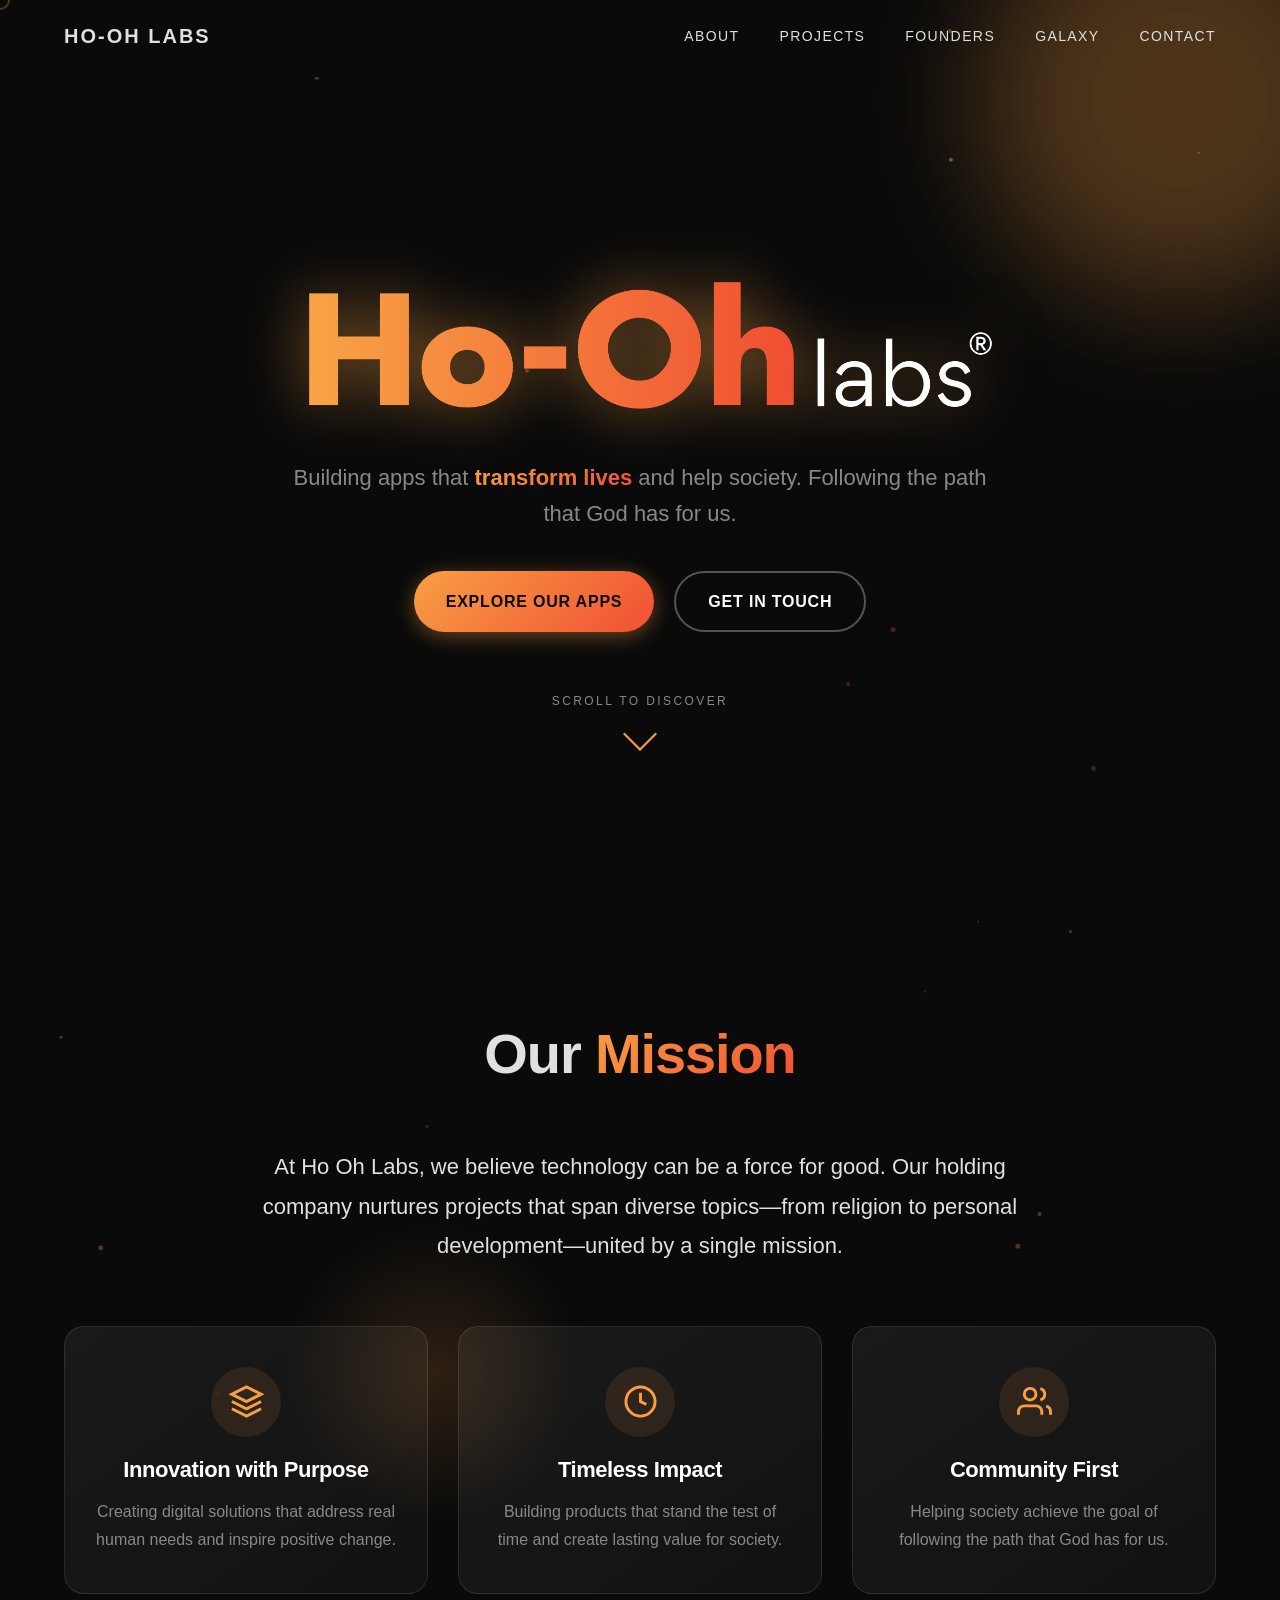
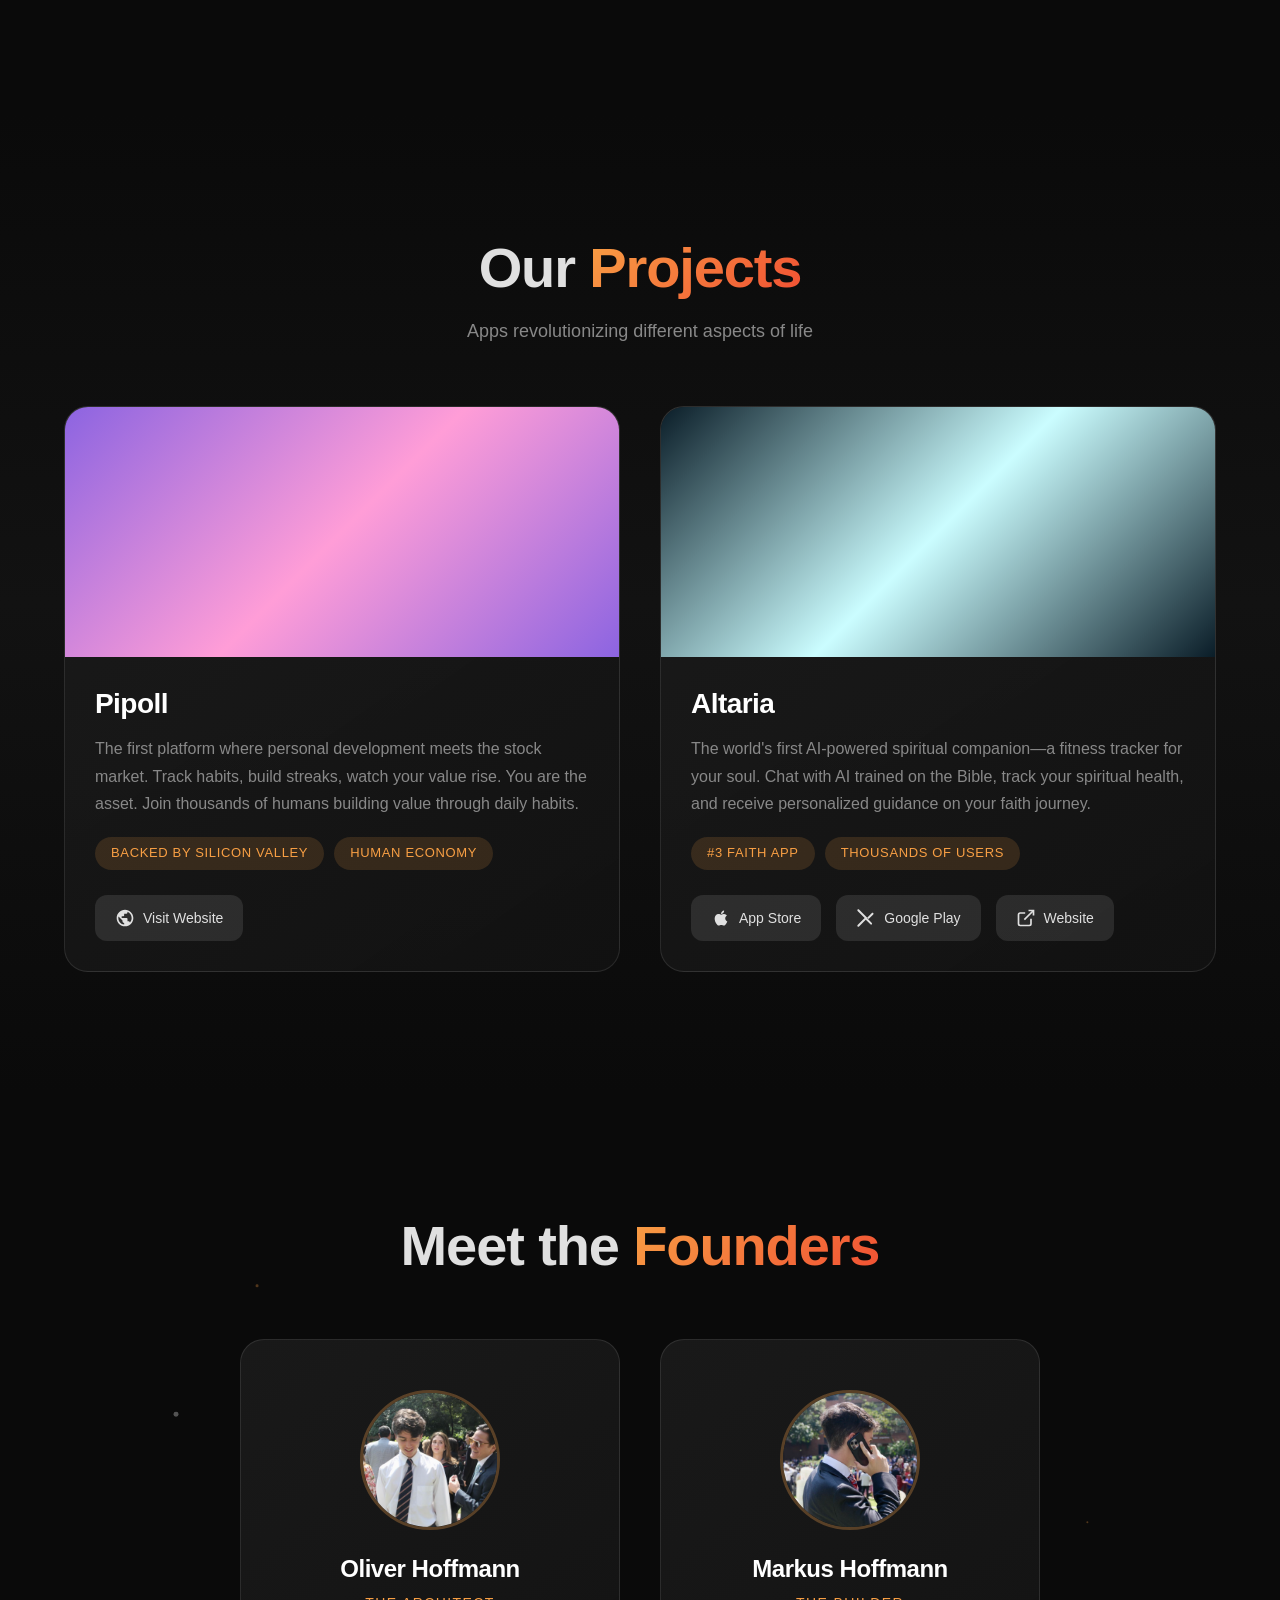
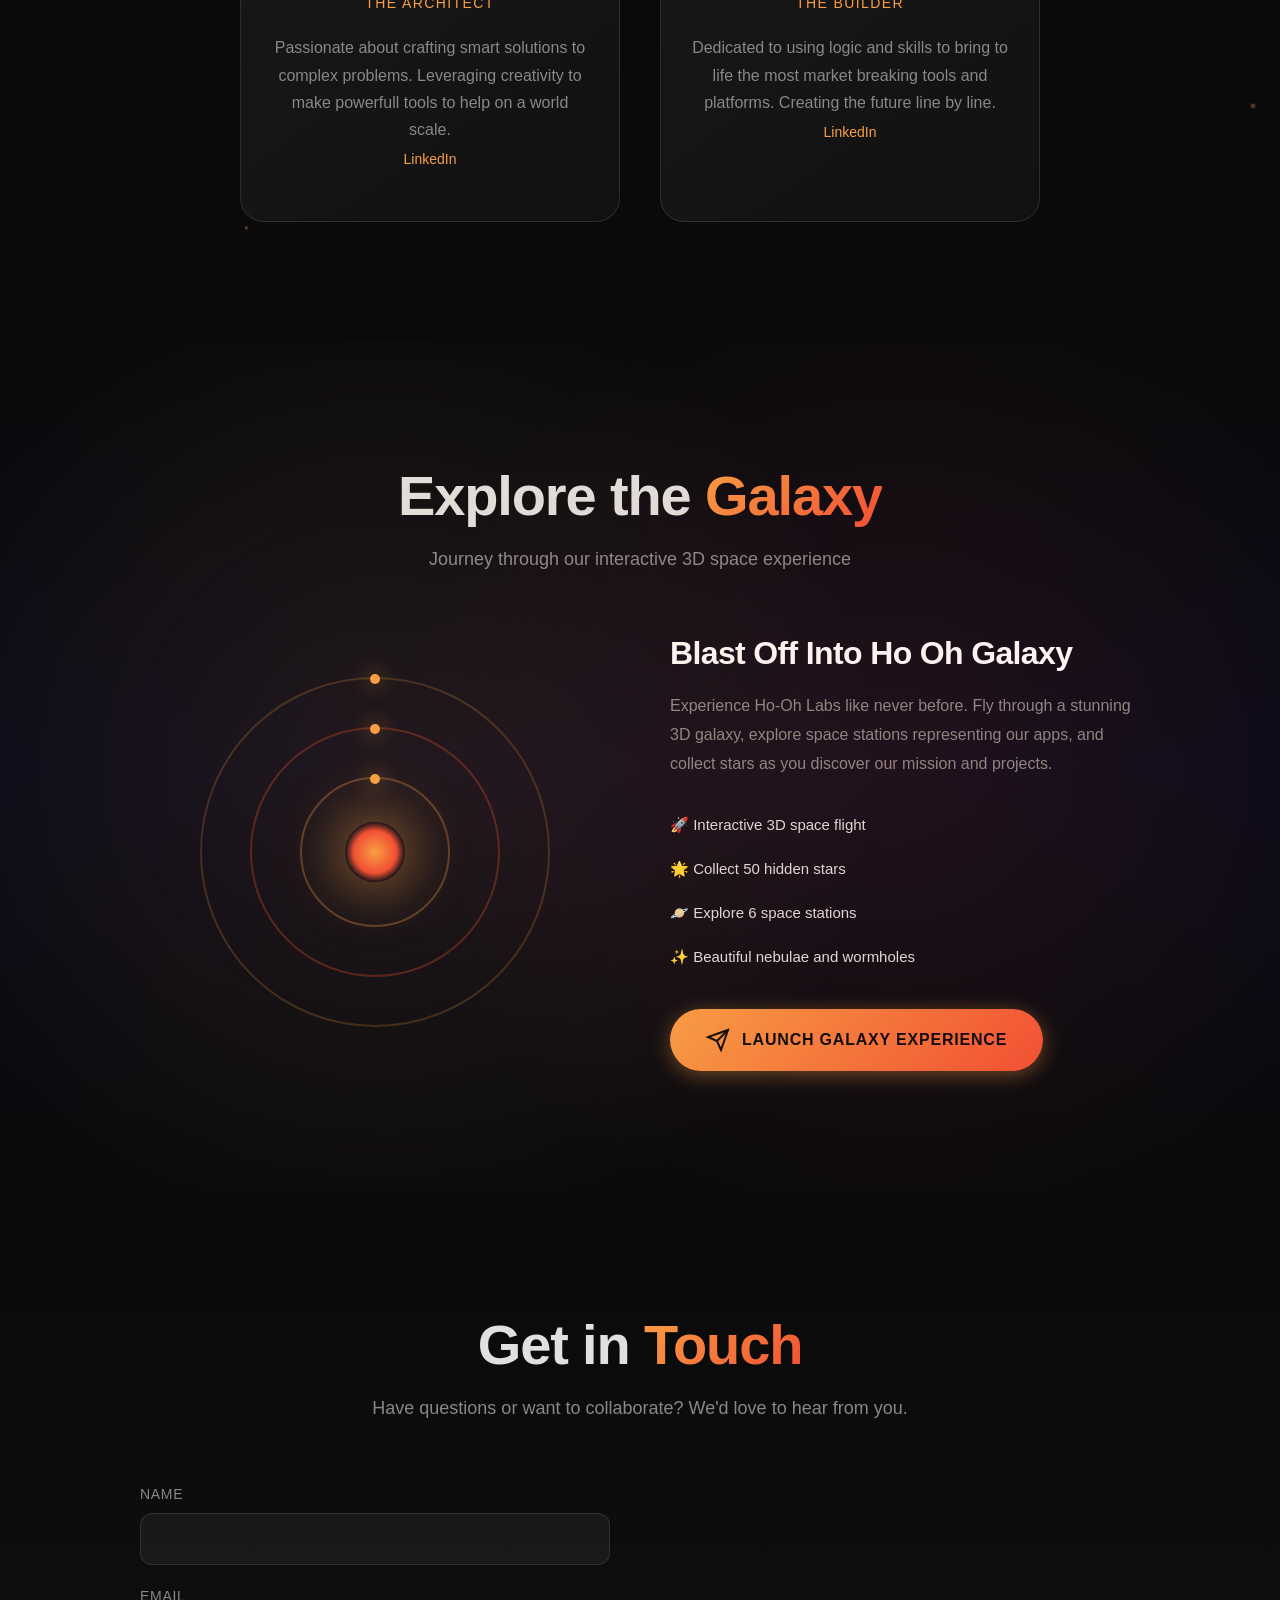
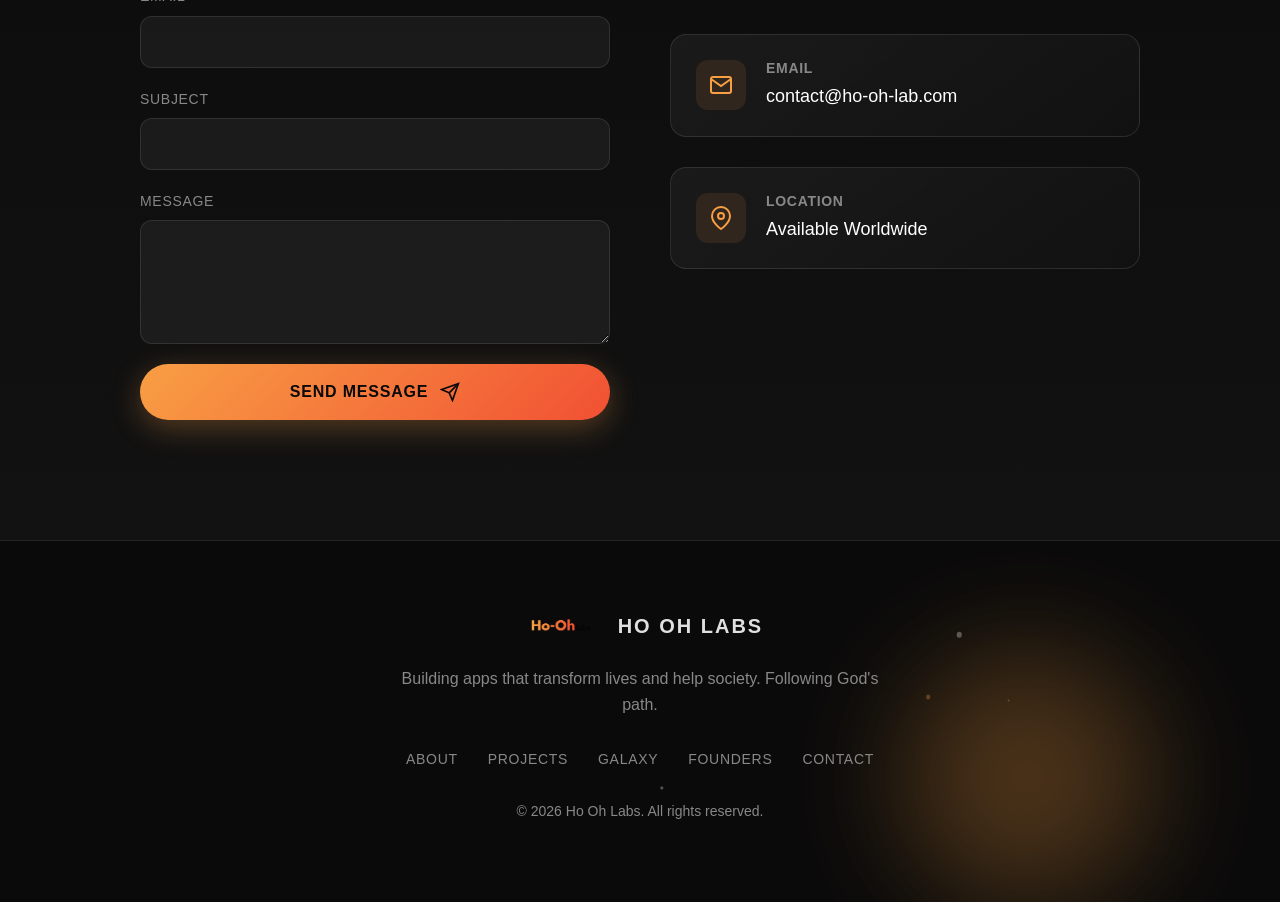
<file: indexWeb.html>
<!DOCTYPE html>
<html lang="en">
<head>
    <meta charset="UTF-8">
    <meta name="viewport" content="width=device-width, initial-scale=1.0">
    <meta name="theme-color" content="#0a0a0a">
    <title>Ho-Oh Labs - Building Apps That Transform Lives</title>
    <link rel="stylesheet" href="stylesWeb.css?v=3">
    <link rel="preconnect" href="https://fonts.googleapis.com">
    <link rel="preconnect" href="https://fonts.gstatic.com" crossorigin>
</head>
<body>
    <!-- Particle Background -->
    <div id="particles-container"></div>

    <!-- Floating Orbs -->
    <div class="floating-orb orb-1"></div>
    <div class="floating-orb orb-2"></div>
    <div class="floating-orb orb-3"></div>

    <!-- Scroll Progress Bar (auto-added by JS) -->

    <!-- Navigation -->
    <nav class="navbar">
        <div class="nav-container">
            <a href="#" class="logo">
                <span class="logo-text">HO-OH LABS</span>
            </a>
            <ul class="nav-links">
                <li><a href="#about">About</a></li>
                <li><a href="#projects">Projects</a></li>
                <li><a href="#founders">Founders</a></li>
                <li><a href="#galaxy">Galaxy</a></li>
                <li><a href="#contact">Contact</a></li>
            </ul>
            <button class="nav-toggle" aria-label="Toggle navigation">
                <span></span>
                <span></span>
                <span></span>
            </button>
        </div>
    </nav>

    <!-- Hero Section -->
    <section class="hero" id="home">
        <div class="hero-content">
            <div class="hero-logo-wrapper">
                <img src="logo-whiteWeb.png" alt="Ho Oh Labs" class="hero-logo">
            </div>
            <p class="hero-subtitle">
                Building apps that <span class="highlight">transform lives</span> and help society. Following the path that God has for us.
            </p>
            <div class="hero-cta">
                <a href="#projects" class="btn btn-primary">Explore Our Apps</a>
                <a href="#contact" class="btn btn-secondary">Get in Touch</a>
            </div>
            <div class="scroll-indicator">
                <span>Scroll to discover</span>
                <div class="scroll-arrow"></div>
            </div>
        </div>
        <div class="hero-gradient"></div>
    </section>

    <!-- About Section -->
    <section class="about" id="about">
        <div class="container">
            <div class="section-header">
                <h2 class="section-title">Our <span class="gradient-text">Mission</span></h2>
            </div>
            <div class="about-content">
                <div class="about-text">
                    <p class="about-lead">
                        At Ho Oh Labs, we believe technology can be a force for good. Our holding company nurtures projects that span diverse topics—from religion to personal development—united by a single mission.
                    </p>
                    <div class="mission-cards">
                        <div class="mission-card">
                            <div class="mission-icon">
                                <svg viewBox="0 0 24 24" fill="none" stroke="currentColor" stroke-width="2">
                                    <path d="M12 2L2 7l10 5 10-5-10-5zM2 17l10 5 10-5M2 12l10 5 10-5"/>
                                </svg>
                            </div>
                            <h3>Innovation with Purpose</h3>
                            <p>Creating digital solutions that address real human needs and inspire positive change.</p>
                        </div>
                        <div class="mission-card">
                            <div class="mission-icon">
                                <svg viewBox="0 0 24 24" fill="none" stroke="currentColor" stroke-width="2">
                                    <circle cx="12" cy="12" r="10"/>
                                    <path d="M12 6v6l4 2"/>
                                </svg>
                            </div>
                            <h3>Timeless Impact</h3>
                            <p>Building products that stand the test of time and create lasting value for society.</p>
                        </div>
                        <div class="mission-card">
                            <div class="mission-icon">
                                <svg viewBox="0 0 24 24" fill="none" stroke="currentColor" stroke-width="2">
                                    <path d="M17 21v-2a4 4 0 0 0-4-4H5a4 4 0 0 0-4 4v2"/>
                                    <circle cx="9" cy="7" r="4"/>
                                    <path d="M23 21v-2a4 4 0 0 0-3-3.87"/>
                                    <path d="M16 3.13a4 4 0 0 1 0 7.75"/>
                                </svg>
                            </div>
                            <h3>Community First</h3>
                            <p>Helping society achieve the goal of following the path that God has for us.</p>
                        </div>
                    </div>
                </div>
            </div>
        </div>
    </section>

    <!-- Projects Section -->
    <section class="projects" id="projects">
        <div class="container">
            <div class="section-header">
                <h2 class="section-title">Our <span class="gradient-text">Projects</span></h2>
                <p class="section-subtitle">Apps revolutionizing different aspects of life</p>
            </div>
            <div class="projects-grid">
                <!-- Pipoll Card -->
                <div class="project-card" data-aos="fade-up">
                    <div class="project-image pipoll-bg">
                        <div class="project-overlay">
                            <h3>Pipoll</h3>
                            <p>Invest on humans</p>
                        </div>
                    </div>
                    <div class="project-content">
                        <h3>Pipoll</h3>
                        <p class="project-description">
                            The first platform where personal development meets the stock market. Track habits, build streaks, watch your value rise. You are the asset. Join thousands of humans building value through daily habits.

                        </p>
                        <div class="project-tags">
                            <span class="tag">Backed by Silicon Valley</span>
                            <span class="tag">Human Economy</span>
                        </div>
                        <div class="project-links">
                            <a href="https://pipoll.live" target="_blank" class="btn-link">
                                <svg viewBox="0 0 24 24" fill="currentColor">
                                    <path d="M12 2C6.48 2 2 6.48 2 12s4.48 10 10 10 10-4.48 10-10S17.52 2 12 2zm-1 17.93c-3.95-.49-7-3.85-7-7.93 0-.62.08-1.21.21-1.79L9 15v1c0 1.1.9 2 2 2v1.93zm6.9-2.54c-.26-.81-1-1.39-1.9-1.39h-1v-3c0-.55-.45-1-1-1H8v-2h2c.55 0 1-.45 1-1V7h2c1.1 0 2-.9 2-2v-.41c2.93 1.19 5 4.06 5 7.41 0 2.08-.8 3.97-2.1 5.39z"/>
                                </svg>
                                Visit Website
                            </a>
                        </div>
                    </div>
                </div>

                <!-- Altaria Card -->
                <div class="project-card" data-aos="fade-up">
                    <div class="project-image altaria-bg">
                        <div class="project-overlay">
                            <h3>Altaria</h3>
                            <p>AI-powered spiritual companion</p>
                        </div>
                    </div>
                    <div class="project-content">
                        <h3>Altaria</h3>
                        <p class="project-description">
                            The world's first AI-powered spiritual companion—a fitness tracker for your soul.
                            Chat with AI trained on the Bible, track your spiritual health, and receive
                            personalized guidance on your faith journey.
                        </p>
                        <div class="project-tags">
                            <span class="tag">#3 Faith App</span>
                            <span class="tag">Thousands of users</span>
                        </div>
                        <div class="project-links">
                            <a href="https://apps.apple.com/lv/app/altaria-ai-bible-soul-tracker/id6746137710" target="_blank" class="btn-link">
                                <svg viewBox="0 0 24 24" fill="currentColor">
                                    <path d="M17.05 20.28c-.98.95-2.05.8-3.08.35-1.09-.46-2.09-.48-3.24 0-1.44.62-2.2.44-3.06-.35C2.79 15.25 3.51 7.59 9.05 7.31c1.35.07 2.29.74 3.08.8 1.18-.24 2.31-.93 3.57-.84 1.51.12 2.65.72 3.4 1.8-3.12 1.87-2.38 5.98.48 7.13-.57 1.5-1.31 2.99-2.54 4.09l.01-.01zM12.03 7.25c-.15-2.23 1.66-4.07 3.74-4.25.29 2.58-2.34 4.5-3.74 4.25z"/>
                                </svg>
                                App Store
                            </a>
                            <a href="https://play.google.com/store/apps/details?id=com.mycompany.altaria" target="_blank" class="btn-link">
                                <svg viewBox="0 0 24 24" fill="currentColor">
                                    <path d="M3.609 1.814L13.792 12 3.61 22.186c-.464.464-1.221.464-1.685 0-.465-.465-.465-1.221 0-1.685l8.483-8.484L1.925 3.499c-.464-.464-.464-1.22 0-1.685.464-.464 1.22-.464 1.684 0zm9.835 9.835l5.563-5.562c.464-.464 1.22-.464 1.684 0 .465.465.465 1.22 0 1.685l-5.562 5.562-1.685-1.685zm0 .707l5.562 5.562c.465.465.465 1.221 0 1.685-.464.464-1.22.464-1.684 0l-5.562-5.562 1.684-1.685z"/>
                                </svg>
                                Google Play
                            </a>
                            <a href="https://www.altaria.app/" target="_blank" class="btn-link">
                                <svg viewBox="0 0 24 24" fill="none" stroke="currentColor" stroke-width="2">
                                    <path d="M18 13v6a2 2 0 0 1-2 2H5a2 2 0 0 1-2-2V8a2 2 0 0 1 2-2h6"/>
                                    <polyline points="15 3 21 3 21 9"/>
                                    <line x1="10" y1="14" x2="21" y2="3"/>
                                </svg>
                                Website
                            </a>
                        </div>
                    </div>
                </div>
            </div>
        </div>
    </section>

    <!-- Founders Section -->
    <section class="founders" id="founders">
        <div class="container">
            <div class="section-header">
                <h2 class="section-title">Meet the <span class="gradient-text">Founders</span></h2>
            </div>
            <div class="founders-grid">
                <div class="founder-card">
                    <div class="founder-photo">
                        <img src="oliverWeb.png" alt="Oliver Hoffmann" class="founder-img">
                    </div>
                    <h3>Oliver Hoffmann</h3>
                    <p class="founder-role">The Architect</p>
                    <p class="founder-bio">
                        Passionate about crafting smart solutions to complex problems. Leveraging creativity to make powerfull tools to help on a world scale.
                    </p>
                    <a href="https://www.linkedin.com/in/oliver-hoffmann-109867260" target="_blank" style="color: #f89f44; font-size: 14px; display: block; margin-top: 5px;">LinkedIn</a>
                </div>
                <div class="founder-card">
                    <div class="founder-photo">
                        <img src="markusWeb.png" alt="Markus Hoffmann" class="founder-img">
                    </div>
                    <h3>Markus Hoffmann</h3>
                    <p class="founder-role">The Builder</p>
                    <p class="founder-bio">
                        Dedicated to using logic and skills to bring to life the most market breaking tools and platforms. Creating the future line by line.
                    </p>
                    <a href="https://www.linkedin.com/in/markus-hoffmann-ba71a738a" target="_blank" style="color: #f89f44; font-size: 14px; display: block; margin-top: 5px;">LinkedIn</a>
                </div>
            </div>
        </div>
    </section>

    <!-- Galaxy Section -->
    <section class="galaxy" id="galaxy">
        <div class="container">
            <div class="section-header">
                <h2 class="section-title">Explore the <span class="gradient-text">Galaxy</span></h2>
                <p class="section-subtitle">Journey through our interactive 3D space experience</p>
            </div>
            <div class="galaxy-content">
                <div class="galaxy-preview">
                    <div class="galaxy-visual">
                        <div class="galaxy-animation">
                            <div class="galaxy-center"></div>
                            <div class="galaxy-ring ring-1"></div>
                            <div class="galaxy-ring ring-2"></div>
                            <div class="galaxy-ring ring-3"></div>
                        </div>
                    </div>
                </div>
                <div class="galaxy-text">
                    <h3>Blast Off Into Ho Oh Galaxy</h3>
                    <p>
                        Experience Ho-Oh Labs like never before. Fly through a stunning 3D galaxy,
                        explore space stations representing our apps, and collect stars as you discover
                        our mission and projects.
                    </p>
                    <ul class="galaxy-features">
                        <li>🚀 Interactive 3D space flight</li>
                        <li>🌟 Collect 50 hidden stars</li>
                        <li>🪐 Explore 6 space stations</li>
                        <li>✨ Beautiful nebulae and wormholes</li>
                    </ul>
                    <a href="index.html" target="_blank" class="btn btn-primary galaxy-btn">
                        <svg viewBox="0 0 24 24" fill="none" stroke="currentColor" stroke-width="2">
                            <path d="M22 2L11 13"/>
                            <path d="M22 2L15 22L11 13L2 9L22 2Z"/>
                        </svg>
                        Launch Galaxy Experience
                    </a>
                </div>
            </div>
        </div>
    </section>

    <!-- Contact Section -->
    <section class="contact" id="contact">
        <div class="container">
            <div class="section-header">
                <h2 class="section-title">Get in <span class="gradient-text">Touch</span></h2>
                <p class="section-subtitle">Have questions or want to collaborate? We'd love to hear from you.</p>
            </div>
            <div class="contact-content">
                <form class="contact-form" id="contact-form">
                    <div class="form-group">
                        <label for="name">Name</label>
                        <input type="text" id="name" name="name" required>
                    </div>
                    <div class="form-group">
                        <label for="email">Email</label>
                        <input type="email" id="email" name="email" required>
                    </div>
                    <div class="form-group">
                        <label for="subject">Subject</label>
                        <input type="text" id="subject" name="subject" required>
                    </div>
                    <div class="form-group">
                        <label for="message">Message</label>
                        <textarea id="message" name="message" rows="5" required></textarea>
                    </div>
                    <button type="submit" class="btn btn-primary btn-full">
                        <span>Send Message</span>
                        <svg viewBox="0 0 24 24" fill="none" stroke="currentColor" stroke-width="2">
                            <line x1="22" y1="2" x2="11" y2="13"/>
                            <polygon points="22 2 15 22 11 13 2 9 22 2"/>
                        </svg>
                    </button>
                </form>
                <div class="contact-info">
                    <div class="contact-item">
                        <div class="contact-icon">
                            <svg viewBox="0 0 24 24" fill="none" stroke="currentColor" stroke-width="2">
                                <path d="M4 4h16c1.1 0 2 .9 2 2v12c0 1.1-.9 2-2 2H4c-1.1 0-2-.9-2-2V6c0-1.1.9-2 2-2z"/>
                                <polyline points="22,6 12,13 2,6"/>
                            </svg>
                        </div>
                        <div>
                            <h4>Email</h4>
                            <a href="mailto:contact@ho-oh-lab.com">contact@ho-oh-lab.com</a>
                        </div>
                    </div>
                    <div class="contact-item">
                        <div class="contact-icon">
                            <svg viewBox="0 0 24 24" fill="none" stroke="currentColor" stroke-width="2">
                                <path d="M21 10c0 7-9 13-9 13s-9-6-9-13a9 9 0 0 1 18 0z"/>
                                <circle cx="12" cy="10" r="3"/>
                            </svg>
                        </div>
                        <div>
                            <h4>Location</h4>
                            <p>Available Worldwide</p>
                        </div>
                    </div>
                </div>
            </div>
        </div>
    </section>

    <!-- Footer -->
    <footer class="footer">
        <div class="container">
            <div class="footer-content">
                <div class="footer-logo">
                    <img src="logoWeb.png" alt="Ho Oh Labs" class="footer-logo-img">
                    <span>HO OH LABS</span>
                </div>
                <p class="footer-tagline">Building apps that transform lives and help society. Following God's path.</p>
                <div class="footer-links">
                    <a href="#about">About</a>
                    <a href="#projects">Projects</a>
                    <a href="#galaxy">Galaxy</a>
                    <a href="#founders">Founders</a>
                    <a href="#contact">Contact</a>
                </div>
                <p class="footer-copyright">&copy; 2026 Ho Oh Labs. All rights reserved.</p>
            </div>
        </div>
    </footer>

    <script src="mainWeb.js"></script>
</body>
</html>
</file>
<file: stylesWeb.css>
/* ============================================
   HO OH LABS - Main Stylesheet
   Colors: #f89f44 (orange), #f15033 (red), black
   Font: Futura
   ============================================ */

/* CSS Variables */
:root {
    --color-primary: #f89f44;
    --color-secondary: #f15033;
    --color-black: #0a0a0a;
    --color-dark: #121212;
    --color-gray: #1a1a1a;
    --color-light: #ffffff;
    --color-text: #e0e0e0;
    --color-text-muted: #888888;

    --gradient-primary: linear-gradient(135deg, #f89f44 0%, #f15033 100%);
    --gradient-hero: linear-gradient(180deg, rgba(248, 159, 68, 0.15) 0%, rgba(10, 10, 10, 1) 100%);
    --gradient-card: linear-gradient(145deg, rgba(30, 30, 30, 0.8) 0%, rgba(18, 18, 18, 0.95) 100%);

    --font-primary: 'Futura', 'Futura PT', 'Segoe UI', sans-serif;

    --transition-fast: 0.2s ease;
    --transition-medium: 0.3s ease;
    --transition-slow: 0.5s ease;

    --shadow-glow: 0 0 40px rgba(248, 159, 68, 0.3);
    --shadow-glow-red: 0 0 40px rgba(241, 80, 51, 0.3);
}

/* Reset & Base */
*, *::before, *::after {
    margin: 0;
    padding: 0;
    box-sizing: border-box;
}

html {
    scroll-behavior: smooth;
}

body {
    font-family: var(--font-primary);
    background-color: var(--color-black);
    color: var(--color-text);
    line-height: 1.6;
    overflow-x: hidden;
}

/* Smooth scroll for Safari */
@supports (-webkit-touch-callout: none) {
    html {
        scroll-behavior: auto;
    }
}

/* Typography */
h1, h2, h3, h4, h5, h6 {
    font-weight: 700;
    line-height: 1.2;
    letter-spacing: -0.02em;
}

a {
    color: inherit;
    text-decoration: none;
    transition: color var(--transition-fast);
}

img {
    max-width: 100%;
    height: auto;
    display: block;
}

/* Container */
.container {
    max-width: 1200px;
    margin: 0 auto;
    padding: 0 24px;
}

/* Gradient Text */
.gradient-text {
    background: var(--gradient-primary);
    -webkit-background-clip: text;
    -webkit-text-fill-color: transparent;
    background-clip: text;
}

/* Buttons */
.btn {
    display: inline-flex;
    align-items: center;
    justify-content: center;
    gap: 12px;
    padding: 16px 32px;
    font-family: var(--font-primary);
    font-size: 16px;
    font-weight: 600;
    border: none;
    border-radius: 50px;
    cursor: pointer;
    transition: all var(--transition-medium);
    text-transform: uppercase;
    letter-spacing: 0.05em;
}

.btn-primary {
    background: var(--gradient-primary);
    color: var(--color-black);
    box-shadow: 0 4px 20px rgba(248, 159, 68, 0.4);
}

.btn-primary:hover {
    transform: translateY(-3px);
    box-shadow: 0 8px 30px rgba(248, 159, 68, 0.6);
}

.btn-secondary {
    background: transparent;
    color: var(--color-light);
    border: 2px solid rgba(255, 255, 255, 0.3);
}

.btn-secondary:hover {
    border-color: var(--color-primary);
    color: var(--color-primary);
}

.btn-full {
    width: 100%;
}

/* Enhanced Submit Button */
.contact-form .btn-primary {
    position: relative;
    overflow: hidden;
    padding: 18px 40px;
    font-size: 16px;
    background: linear-gradient(135deg, #f89f44 0%, #f15033 100%);
    box-shadow: 0 8px 30px rgba(248, 159, 68, 0.3);
}

.contact-form .btn-primary::before {
    content: '';
    position: absolute;
    top: 0;
    left: -100%;
    width: 100%;
    height: 100%;
    background: linear-gradient(90deg, transparent, rgba(255,255,255,0.3), transparent);
    transition: left 0.5s ease;
}

.contact-form .btn-primary:hover::before {
    left: 100%;
}

.contact-form .btn-primary:hover {
    transform: translateY(-3px);
    box-shadow: 0 12px 40px rgba(248, 159, 68, 0.5);
}

.contact-form .btn-primary:active {
    transform: translateY(-1px);
}

.contact-form .btn-primary svg {
    width: 20px;
    height: 20px;
    transition: transform var(--transition-fast);
}

.contact-form .btn-primary:hover svg {
    transform: translateX(5px) translateY(-3px);
}

/* ============================================
   PARTICLES BACKGROUND
   ============================================ */
#particles-container {
    position: fixed;
    top: 0;
    left: 0;
    width: 100%;
    height: 100%;
    z-index: -1;
    pointer-events: none;
}

.particle {
    position: absolute;
    width: 4px;
    height: 4px;
    background: var(--color-primary);
    border-radius: 50%;
    opacity: 0.3;
    animation: float 15s infinite ease-in-out;
}

@keyframes float {
    0%, 100% {
        transform: translateY(0) translateX(0);
        opacity: 0.3;
    }
    25% {
        transform: translateY(-100px) translateX(50px);
        opacity: 0.6;
    }
    50% {
        transform: translateY(-50px) translateX(-30px);
        opacity: 0.4;
    }
    75% {
        transform: translateY(-150px) translateX(20px);
        opacity: 0.5;
    }
}

/* ============================================
   NAVIGATION
   ============================================ */
.navbar {
    position: fixed;
    top: 0;
    left: 0;
    right: 0;
    z-index: 2000;
    padding: 20px 0;
    transition: all var(--transition-medium);
}

.navbar.scrolled {
    background: rgba(10, 10, 10, 0.95);
    backdrop-filter: blur(20px);
    -webkit-backdrop-filter: blur(20px);
    padding: 15px 0;
    box-shadow: 0 4px 30px rgba(0, 0, 0, 0.5);
}

.nav-container {
    max-width: 1200px;
    margin: 0 auto;
    padding: 0 24px;
    display: flex;
    justify-content: space-between;
    align-items: center;
}

.logo {
    display: flex;
    align-items: center;
    gap: 12px;
    font-weight: 700;
    font-size: 20px;
    letter-spacing: 0.1em;
}

.logo-img {
    height: 40px;
    width: auto;
    transition: transform var(--transition-medium);
}

.logo:hover .logo-img {
    transform: rotate(10deg) scale(1.05);
}

.nav-links {
    display: flex;
    gap: 40px;
    list-style: none;
}

.nav-links a {
    font-size: 14px;
    font-weight: 500;
    text-transform: uppercase;
    letter-spacing: 0.1em;
    position: relative;
    padding: 5px 0;
}

.nav-links a::after {
    content: '';
    position: absolute;
    bottom: 0;
    left: 0;
    width: 0;
    height: 2px;
    background: var(--gradient-primary);
    transition: width var(--transition-medium);
}

.nav-links a:hover::after {
    width: 100%;
}

.nav-toggle {
    display: none;
    flex-direction: column;
    gap: 5px;
    background: none;
    border: none;
    cursor: pointer;
    padding: 5px;
}

.nav-toggle span {
    width: 25px;
    height: 2px;
    background: var(--color-light);
    transition: all var(--transition-medium);
}

/* Mobile Navigation */
@media (max-width: 768px) {
    .nav-links {
        position: fixed;
        top: 0;
        right: -100%;
        width: 100%;
        height: 100vh;
        background: var(--color-black);
        flex-direction: column;
        justify-content: center;
        align-items: center;
        gap: 40px;
        transition: right var(--transition-medium);
    }

    .nav-links.active {
        right: 0;
    }

    .nav-toggle {
        display: flex;
        z-index: 1001;
    }

    .nav-toggle.active span:nth-child(1) {
        transform: rotate(45deg) translate(5px, 5px);
    }

    .nav-toggle.active span:nth-child(2) {
        opacity: 0;
    }

    .nav-toggle.active span:nth-child(3) {
        transform: rotate(-45deg) translate(7px, -6px);
    }
}

/* ============================================
   HERO SECTION
   ============================================ */
.hero {
    min-height: 100vh;
    display: flex;
    align-items: center;
    justify-content: center;
    position: relative;
    overflow: hidden;
    padding: 120px 24px 60px;
}

.hero-content {
    text-align: center;
    z-index: 1;
}

.hero-logo-wrapper {
    margin-bottom: 30px;
    animation: heroLogoFloat 3s infinite ease-in-out;
}

@keyframes heroLogoFloat {
    0%, 100% {
        transform: translateY(0);
    }
    50% {
        transform: translateY(-20px);
    }
}

.hero-logo {
    height: 216px;
    width: 804px;
    filter: drop-shadow(0 0 30px rgba(248, 159, 68, 0.5));
}

.hero-title {
    font-size: clamp(48px, 10vw, 120px);
    margin-bottom: 20px;
    text-transform: uppercase;
    letter-spacing: 0.2em;
}

.hero-subtitle {
    font-size: clamp(16px, 2vw, 22px);
    max-width: 700px;
    margin: 0 auto 40px;
    color: var(--color-text-muted);
}

.hero-subtitle .highlight {
    background: var(--gradient-primary);
    -webkit-background-clip: text;
    -webkit-text-fill-color: transparent;
    background-clip: text;
    font-weight: 600;
}

.hero-cta {
    display: flex;
    gap: 20px;
    justify-content: center;
    flex-wrap: wrap;
    margin-bottom: 60px;
}

.scroll-indicator {
    display: flex;
    flex-direction: column;
    align-items: center;
    gap: 10px;
    animation: bounce 2s infinite;
}

.scroll-indicator span {
    font-size: 12px;
    text-transform: uppercase;
    letter-spacing: 0.2em;
    color: var(--color-text-muted);
}

.scroll-arrow {
    width: 24px;
    height: 24px;
    border-right: 2px solid var(--color-primary);
    border-bottom: 2px solid var(--color-primary);
    transform: rotate(45deg);
}

@keyframes bounce {
    0%, 20%, 50%, 80%, 100% {
        transform: translateY(0);
    }
    40% {
        transform: translateY(10px);
    }
    60% {
        transform: translateY(5px);
    }
}

.hero-gradient {
    position: absolute;
    bottom: 0;
    left: 0;
    right: 0;
    height: 200px;
    background: linear-gradient(0deg, var(--color-black) 0%, transparent 100%);
    pointer-events: none;
}

/* ============================================
   ABOUT SECTION
   ============================================ */
.about {
    padding: 120px 0;
    position: relative;
}

.section-header {
    text-align: center;
    margin-bottom: 60px;
}

.section-title {
    font-size: clamp(36px, 5vw, 56px);
    margin-bottom: 16px;
}

.section-subtitle {
    font-size: 18px;
    color: var(--color-text-muted);
}

.about-lead {
    font-size: clamp(18px, 2vw, 22px);
    line-height: 1.8;
    max-width: 800px;
    margin: 0 auto 60px;
    text-align: center;
}

.mission-cards {
    display: grid;
    grid-template-columns: repeat(auto-fit, minmax(280px, 1fr));
    gap: 30px;
}

.mission-card {
    background: var(--gradient-card);
    border: 1px solid rgba(255, 255, 255, 0.1);
    border-radius: 20px;
    padding: 40px 30px;
    text-align: center;
    transition: all var(--transition-medium);
    position: relative;
    overflow: hidden;
}

.mission-card::before {
    content: '';
    position: absolute;
    top: 0;
    left: 0;
    right: 0;
    height: 3px;
    background: var(--gradient-primary);
    transform: scaleX(0);
    transition: transform var(--transition-medium);
}

.mission-card:hover {
    transform: translateY(-10px);
    border-color: rgba(248, 159, 68, 0.3);
    box-shadow: var(--shadow-glow);
}

.mission-card:hover::before {
    transform: scaleX(1);
}

.mission-icon {
    width: 70px;
    height: 70px;
    margin: 0 auto 20px;
    display: flex;
    align-items: center;
    justify-content: center;
    background: rgba(248, 159, 68, 0.1);
    border-radius: 50%;
}

.mission-icon svg {
    width: 35px;
    height: 35px;
    color: var(--color-primary);
}

.mission-card h3 {
    font-size: 22px;
    margin-bottom: 15px;
    color: var(--color-light);
}

.mission-card p {
    color: var(--color-text-muted);
    line-height: 1.7;
}

/* ============================================
   PROJECTS SECTION
   ============================================ */
.projects {
    padding: 120px 0;
    background: linear-gradient(180deg, var(--color-black) 0%, var(--color-dark) 50%, var(--color-black) 100%);
}

.projects-grid {
    display: grid;
    grid-template-columns: repeat(auto-fit, minmax(350px, 1fr));
    gap: 40px;
}

.project-card {
    background: var(--gradient-card);
    border: 1px solid rgba(255, 255, 255, 0.1);
    border-radius: 24px;
    overflow: hidden;
    transition: all var(--transition-medium);
    opacity: 0;
    transform: translateY(50px);
}

.project-card.visible {
    opacity: 1;
    transform: translateY(0);
}

.project-card:hover {
    transform: translateY(-10px) scale(1.02);
    border-color: rgba(248, 159, 68, 0.3);
    box-shadow: 0 20px 60px rgba(248, 159, 68, 0.2);
}

.project-image {
    height: 250px;
    position: relative;
    overflow: hidden;
}

.pipoll-bg {
    background: linear-gradient(135deg, #8c64e1 0%, #ff9dd7 50%, #8c64e1 100%);
}

.altaria-bg {
    background: linear-gradient(135deg, #0a1d28 0%, #cbfdff 50%, #0a1d28 100%);
}

.project-overlay {
    position: absolute;
    inset: 0;
    background: rgba(0, 0, 0, 0.6);
    display: flex;
    flex-direction: column;
    align-items: center;
    justify-content: center;
    gap: 10px;
    opacity: 0;
    transition: opacity var(--transition-medium);
}

.project-card:hover .project-overlay {
    opacity: 1;
}

.project-overlay h3 {
    font-size: 32px;
    color: var(--color-light);
}

.project-overlay p {
    color: var(--color-text-muted);
}

.project-content {
    padding: 30px;
}

.project-content h3 {
    font-size: 28px;
    margin-bottom: 15px;
    color: var(--color-light);
}

.project-description {
    color: var(--color-text-muted);
    line-height: 1.7;
    margin-bottom: 20px;
}

.project-tags {
    display: flex;
    gap: 10px;
    flex-wrap: wrap;
    margin-bottom: 25px;
}

.tag {
    padding: 6px 16px;
    background: rgba(248, 159, 68, 0.15);
    color: var(--color-primary);
    border-radius: 20px;
    font-size: 13px;
    font-weight: 500;
    text-transform: uppercase;
    letter-spacing: 0.05em;
}

.project-links {
    display: flex;
    gap: 15px;
    flex-wrap: wrap;
}

.btn-link {
    display: inline-flex;
    align-items: center;
    gap: 8px;
    padding: 12px 20px;
    background: rgba(255, 255, 255, 0.1);
    border-radius: 12px;
    font-size: 14px;
    font-weight: 500;
    transition: all var(--transition-fast);
}

.btn-link svg {
    width: 20px;
    height: 20px;
}

.btn-link:hover {
    background: var(--color-primary);
    color: var(--color-black);
    transform: translateY(-2px);
}

/* ============================================
   FOUNDERS SECTION
   ============================================ */
.founders {
    padding: 120px 0;
}

.founders-grid {
    display: grid;
    grid-template-columns: repeat(auto-fit, minmax(300px, 1fr));
    gap: 40px;
    max-width: 800px;
    margin: 0 auto;
}

.founder-card {
    background: var(--gradient-card);
    border: 1px solid rgba(255, 255, 255, 0.1);
    border-radius: 24px;
    padding: 50px 30px;
    text-align: center;
    transition: all var(--transition-medium);
}

.founder-card:hover {
    transform: translateY(-10px);
    border-color: rgba(248, 159, 68, 0.3);
    box-shadow: var(--shadow-glow);
}

.founder-photo {
    width: 140px;
    height: 140px;
    margin: 0 auto 25px;
    position: relative;
}

.founder-img {
    width: 100%;
    height: 100%;
    object-fit: cover;
    border-radius: 50%;
    border: 3px solid rgba(248, 159, 68, 0.3);
    transition: all var(--transition-medium);
    filter: grayscale(10%);
}

.founder-card:hover .founder-img {
    border-color: var(--color-primary);
    filter: grayscale(0%);
    transform: scale(1.05);
    box-shadow: 0 0 30px rgba(248, 159, 68, 0.4);
}

.founder-card h3 {
    font-size: 24px;
    margin-bottom: 8px;
    color: var(--color-light);
}

.founder-role {
    color: var(--color-primary);
    font-size: 14px;
    font-weight: 500;
    text-transform: uppercase;
    letter-spacing: 0.1em;
    margin-bottom: 20px;
}

.founder-bio {
    color: var(--color-text-muted);
    line-height: 1.7;
}

/* ============================================
   GALAXY SECTION
   ============================================ */
.galaxy {
    padding: 120px 0;
    background: linear-gradient(180deg, var(--color-black) 0%, #0a0a1a 50%, var(--color-black) 100%);
    position: relative;
    overflow: hidden;
}

.galaxy-content {
    display: grid;
    grid-template-columns: 1fr 1fr;
    gap: 60px;
    align-items: center;
    max-width: 1000px;
    margin: 0 auto;
}

.galaxy-preview {
    display: flex;
    justify-content: center;
    align-items: center;
}

.galaxy-visual {
    width: 400px;
    height: 400px;
    position: relative;
    display: flex;
    justify-content: center;
    align-items: center;
}

.galaxy-animation {
    position: relative;
    width: 100%;
    height: 100%;
}

.galaxy-center {
    position: absolute;
    top: 50%;
    left: 50%;
    transform: translate(-50%, -50%);
    width: 60px;
    height: 60px;
    background: radial-gradient(circle, #f89f44 0%, #f15033 50%, transparent 70%);
    border-radius: 50%;
    box-shadow: 0 0 60px rgba(248, 159, 68, 0.8);
    animation: galaxyPulse 3s infinite ease-in-out;
}

@keyframes galaxyPulse {
    0%, 100% {
        transform: translate(-50%, -50%) scale(1);
        opacity: 1;
    }
    50% {
        transform: translate(-50%, -50%) scale(1.2);
        opacity: 0.8;
    }
}

.galaxy-ring {
    position: absolute;
    top: 50%;
    left: 50%;
    transform: translate(-50%, -50%);
    border: 2px solid transparent;
    border-radius: 50%;
    animation: galaxyRotate 20s linear infinite;
}

.galaxy-ring::before {
    content: '';
    position: absolute;
    width: 10px;
    height: 10px;
    background: #f89f44;
    border-radius: 50%;
    box-shadow: 0 0 20px rgba(248, 159, 68, 0.8);
    top: -5px;
    left: 50%;
    transform: translateX(-50%);
}

.ring-1 {
    width: 150px;
    height: 150px;
    border-color: rgba(248, 159, 68, 0.3);
    animation-duration: 15s;
}

.ring-2 {
    width: 250px;
    height: 250px;
    border-color: rgba(241, 80, 51, 0.3);
    animation-duration: 20s;
    animation-direction: reverse;
}

.ring-3 {
    width: 350px;
    height: 350px;
    border-color: rgba(248, 159, 68, 0.2);
    animation-duration: 25s;
}

@keyframes galaxyRotate {
    from {
        transform: translate(-50%, -50%) rotate(0deg);
    }
    to {
        transform: translate(-50%, -50%) rotate(360deg);
    }
}

.galaxy-text h3 {
    font-size: 32px;
    margin-bottom: 20px;
    color: var(--color-light);
}

.galaxy-text p {
    color: var(--color-text-muted);
    line-height: 1.8;
    margin-bottom: 25px;
    font-size: 16px;
}

.galaxy-features {
    list-style: none;
    margin-bottom: 30px;
}

.galaxy-features li {
    padding: 10px 0;
    color: var(--color-text);
    font-size: 15px;
}

.galaxy-btn {
    display: inline-flex;
    align-items: center;
    gap: 12px;
    padding: 18px 36px;
    font-size: 16px;
    transition: all var(--transition-medium);
}

.galaxy-btn svg {
    width: 24px;
    height: 24px;
    transition: transform var(--transition-fast);
}

.galaxy-btn:hover svg {
    transform: translateX(5px) translateY(-3px);
}

.galaxy {
    position: relative;
}

.galaxy::before {
    content: '';
    position: absolute;
    top: 0;
    left: 0;
    right: 0;
    bottom: 0;
    background: radial-gradient(circle at 30% 50%, rgba(248, 159, 68, 0.1) 0%, transparent 50%),
                radial-gradient(circle at 70% 50%, rgba(241, 80, 51, 0.1) 0%, transparent 50%);
    pointer-events: none;
}

/* Contact Section */
.contact {
    padding: 120px 0;
    background: linear-gradient(180deg, var(--color-black) 0%, var(--color-dark) 100%);
}

.contact-content {
    display: grid;
    grid-template-columns: 1fr 1fr;
    gap: 60px;
    max-width: 1000px;
    margin: 0 auto;
}

.contact-form {
    display: flex;
    flex-direction: column;
    gap: 20px;
}

.form-group {
    display: flex;
    flex-direction: column;
    gap: 8px;
}

.form-group label {
    font-size: 14px;
    font-weight: 500;
    color: var(--color-text-muted);
    text-transform: uppercase;
    letter-spacing: 0.05em;
}

.form-group input,
.form-group textarea {
    padding: 16px 20px;
    background: rgba(255, 255, 255, 0.05);
    border: 1px solid rgba(255, 255, 255, 0.1);
    border-radius: 12px;
    color: var(--color-light);
    font-family: var(--font-primary);
    font-size: 16px;
    transition: all var(--transition-fast);
}

.form-group input:focus,
.form-group textarea:focus {
    outline: none;
    border-color: var(--color-primary);
    box-shadow: 0 0 20px rgba(248, 159, 68, 0.2);
}

.form-group textarea {
    resize: vertical;
    min-height: 120px;
}

.contact-info {
    display: flex;
    flex-direction: column;
    gap: 30px;
    justify-content: center;
}

.contact-item {
    display: flex;
    align-items: center;
    gap: 20px;
    padding: 25px;
    background: var(--gradient-card);
    border: 1px solid rgba(255, 255, 255, 0.1);
    border-radius: 16px;
}

.contact-icon {
    width: 50px;
    height: 50px;
    display: flex;
    align-items: center;
    justify-content: center;
    background: rgba(248, 159, 68, 0.1);
    border-radius: 12px;
    flex-shrink: 0;
}

.contact-icon svg {
    width: 24px;
    height: 24px;
    color: var(--color-primary);
}

.contact-item h4 {
    font-size: 14px;
    color: var(--color-text-muted);
    text-transform: uppercase;
    letter-spacing: 0.05em;
    margin-bottom: 5px;
}

.contact-item a,
.contact-item p {
    font-size: 18px;
    color: var(--color-light);
}

.contact-item a:hover {
    color: var(--color-primary);
}

/* ============================================
   FOOTER
   ============================================ */
.footer {
    padding: 60px 0 30px;
    border-top: 1px solid rgba(255, 255, 255, 0.1);
}

.footer-content {
    text-align: center;
}

.footer-logo {
    display: flex;
    align-items: center;
    justify-content: center;
    gap: 12px;
    margin-bottom: 15px;
}

.footer-logo-img {
    height: 50px;
    width: auto;
}

.footer-logo span {
    font-size: 20px;
    font-weight: 700;
    letter-spacing: 0.1em;
}

.footer-tagline {
    color: var(--color-text-muted);
    max-width: 500px;
    margin: 0 auto 30px;
}

.footer-links {
    display: flex;
    gap: 30px;
    justify-content: center;
    flex-wrap: wrap;
    margin-bottom: 30px;
}

.footer-links a {
    font-size: 14px;
    text-transform: uppercase;
    letter-spacing: 0.05em;
    color: var(--color-text-muted);
}

.footer-links a:hover {
    color: var(--color-primary);
}

.footer-copyright {
    color: var(--color-text-muted);
    font-size: 14px;
}

/* ============================================
   ANIMATIONS & EFFECTS
   ============================================ */

/* Fade In Up Animation */
@keyframes fadeInUp {
    from {
        opacity: 0;
        transform: translateY(40px);
    }
    to {
        opacity: 1;
        transform: translateY(0);
    }
}

.fade-in-up {
    animation: fadeInUp 0.8s ease forwards;
}

/* Pulse Glow Effect */
@keyframes pulseGlow {
    0%, 100% {
        box-shadow: 0 0 20px rgba(248, 159, 68, 0.3);
    }
    50% {
        box-shadow: 0 0 40px rgba(248, 159, 68, 0.6);
    }
}

.pulse-glow {
    animation: pulseGlow 2s infinite ease-in-out;
}

/* Gradient Shift Animation */
@keyframes gradientShift {
    0% {
        background-position: 0% 50%;
    }
    50% {
        background-position: 100% 50%;
    }
    100% {
        background-position: 0% 50%;
    }
}

.gradient-animated {
    background: linear-gradient(-45deg, #f89f44, #f15033, #f89f44);
    background-size: 200% 200%;
    animation: gradientShift 3s ease infinite;
}

/* ============================================
   RESPONSIVE DESIGN
   ============================================ */
@media (max-width: 1024px) {
    .projects-grid {
        grid-template-columns: 1fr;
    }

    .contact-content {
        grid-template-columns: 1fr;
    }

    .galaxy-content {
        grid-template-columns: 1fr;
        text-align: center;
    }

    .galaxy-visual {
        width: 300px;
        height: 300px;
        margin: 0 auto;
    }

    .galaxy-features {
        display: inline-block;
        text-align: left;
    }
}

@media (max-width: 768px) {
    .container {
        padding: 0 20px;
    }

    .hero {
        padding: 100px 20px 40px;
        min-height: 100vh;
    }

    .hero-logo-wrapper {
        margin-bottom: 20px;
        display: flex;
        justify-content: center;
        align-items: center;
    }

    .hero-logo {
        height: auto;
        width: 100%;
        max-width: 350px;
        filter: drop-shadow(0 0 20px rgba(248, 159, 68, 0.4));
    }

    .hero-subtitle {
        font-size: 16px;
        padding: 0 10px;
        text-align: center;
    }

    .hero-cta {
        flex-direction: column;
        align-items: center;
        gap: 15px;
    }

    .btn {
        width: 100%;
        max-width: 280px;
        padding: 14px 24px;
        font-size: 14px;
    }

    .about,
    .projects,
    .founders,
    .contact {
        padding: 80px 0;
    }

    .mission-cards {
        grid-template-columns: 1fr;
    }

    .founders-grid {
        grid-template-columns: 1fr;
    }

    .project-links {
        justify-content: center;
    }
}

@media (max-width: 480px) {
    .section-title {
        font-size: 32px;
    }

    .hero-logo {
        max-width: 280px;
    }

    .hero-subtitle {
        font-size: 14px;
        line-height: 1.5;
    }

    .project-card {
        border-radius: 16px;
    }

    .project-content {
        padding: 20px;
    }

    .founder-card {
        padding: 30px 20px;
    }
}

/* ============================================
   LOADING STATES
   ============================================ */
.loading {
    opacity: 0;
}

.loaded {
    opacity: 1;
    transition: opacity 0.5s ease;
}

/* ============================================
   SCROLL REVEAL CLASSES
   ============================================ */
.reveal {
    opacity: 0;
    transform: translateY(50px);
    transition: all 0.8s ease;
}

.reveal.active {
    opacity: 1;
    transform: translateY(0);
}

/* ============================================
   3D SCROLL EFFECTS
   ============================================ */

/* Parallax layers */
.parallax-layer {
    position: absolute;
    width: 100%;
    height: 100%;
    pointer-events: none;
}

/* Floating orbs in background */
.floating-orb {
    position: fixed;
    border-radius: 50%;
    filter: blur(60px);
    opacity: 0.15;
    z-index: -1;
    animation: orbFloat 20s infinite ease-in-out;
}

.orb-1 {
    width: 400px;
    height: 400px;
    background: var(--color-primary);
    top: -100px;
    right: -100px;
}

.orb-2 {
    width: 300px;
    height: 300px;
    background: var(--color-secondary);
    bottom: 20%;
    left: -100px;
    animation-delay: -5s;
}

.orb-3 {
    width: 250px;
    height: 250px;
    background: var(--color-primary);
    bottom: -50px;
    right: 10%;
    animation-delay: -10s;
}

@keyframes orbFloat {
    0%, 100% {
        transform: translate(0, 0) scale(1);
    }
    25% {
        transform: translate(50px, -30px) scale(1.1);
    }
    50% {
        transform: translate(-30px, 50px) scale(0.95);
    }
    75% {
        transform: translate(30px, 30px) scale(1.05);
    }
}

/* 3D perspective on sections */
.section-3d {
    perspective: 1000px;
}

.section-3d > * {
    transform-style: preserve-3d;
}

/* Card stack effect on scroll */
.card-stack {
    transform: translateZ(0);
    transition: transform 0.3s ease;
}

.card-stack:hover {
    transform: translateZ(50px);
}

/* Glow trails on scroll */
.scroll-glow {
    position: fixed;
    width: 300px;
    height: 300px;
    background: radial-gradient(circle, rgba(248, 159, 68, 0.15) 0%, transparent 70%);
    border-radius: 50%;
    pointer-events: none;
    z-index: 0;
    transform: translate(-50%, -50%);
    transition: opacity 0.3s ease;
}

/* Animated gradient borders */
.gradient-border {
    position: relative;
    background: var(--gradient-card);
    border-radius: 20px;
}

.gradient-border::before {
    content: '';
    position: absolute;
    inset: 0;
    border-radius: 20px;
    padding: 2px;
    background: var(--gradient-primary);
    -webkit-mask: linear-gradient(#fff 0 0) content-box, linear-gradient(#fff 0 0);
    -webkit-mask-composite: xor;
    mask-composite: exclude;
    opacity: 0.5;
    transition: opacity var(--transition-medium);
}

.gradient-border:hover::before {
    opacity: 1;
}

/* Skew scroll effect */
.scroll-skew {
    transition: transform 0.1s ease;
}

/* Fade and scale on scroll */
.fade-scale {
    opacity: 0;
    transform: scale(0.9);
    transition: opacity 0.6s ease, transform 0.6s ease;
}

.fade-scale.active {
    opacity: 1;
    transform: scale(1);
}

/* Stagger animation for lists */
.stagger-item {
    opacity: 0;
    transform: translateY(20px);
}

.stagger-item.active {
    opacity: 1;
    transform: translateY(0);
    transition: all 0.5s ease;
}

/* Horizontal scroll reveal */
.reveal-left {
    opacity: 0;
    transform: translateX(-50px);
    transition: all 0.6s ease;
}

.reveal-left.active {
    opacity: 1;
    transform: translateX(0);
}

.reveal-right {
    opacity: 0;
    transform: translateX(50px);
    transition: all 0.6s ease;
}

.reveal-right.active {
    opacity: 1;
    transform: translateX(0);
}

/* Shimmer effect on hover */
.shimmer {
    position: relative;
    overflow: hidden;
}

.shimmer::after {
    content: '';
    position: absolute;
    top: 0;
    left: -100%;
    width: 100%;
    height: 100%;
    background: linear-gradient(90deg, transparent, rgba(255,255,255,0.1), transparent);
    transition: left 0.5s ease;
}

.shimmer:hover::after {
    left: 100%;
}

/* Progress line on scroll */
.scroll-progress {
    position: fixed;
    top: 0;
    left: 0;
    height: 3px;
    background: var(--gradient-primary);
    z-index: 9999;
    width: 0%;
    transition: width 0.1s ease;
}
</file>
